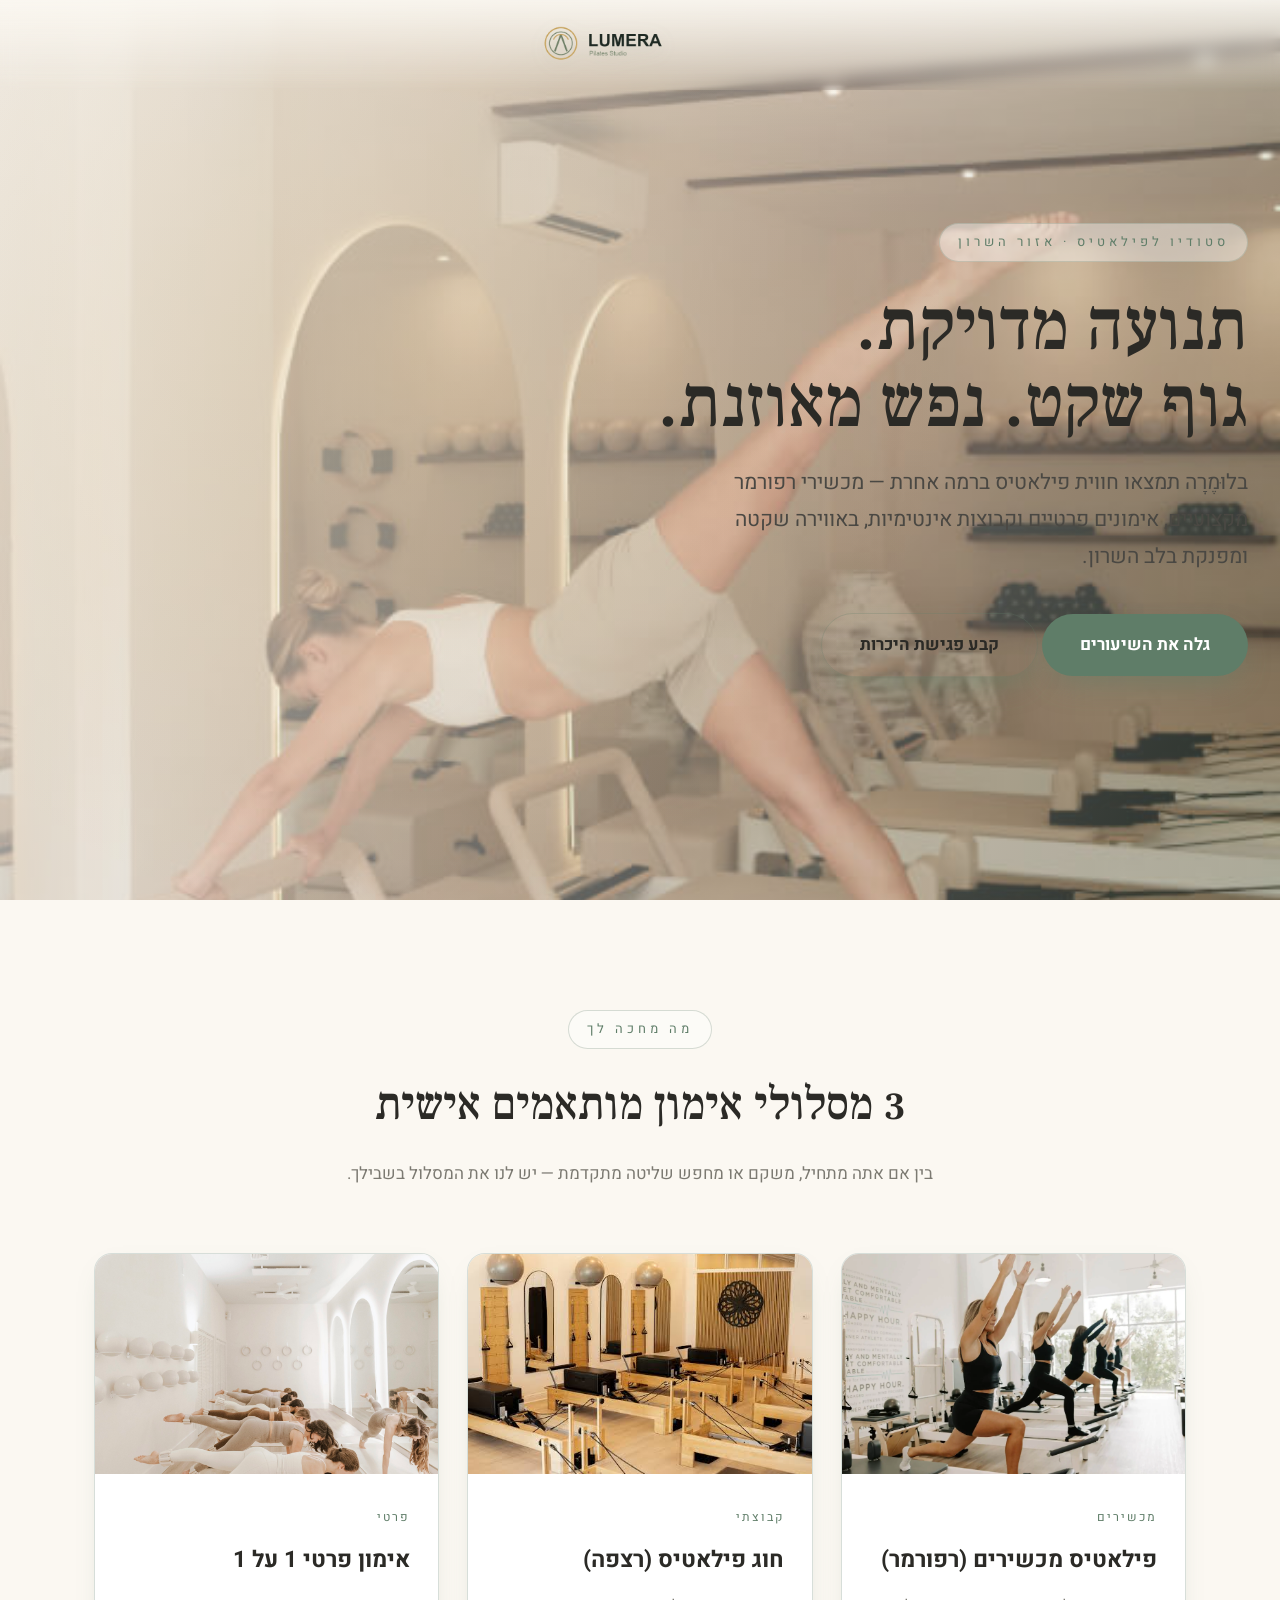
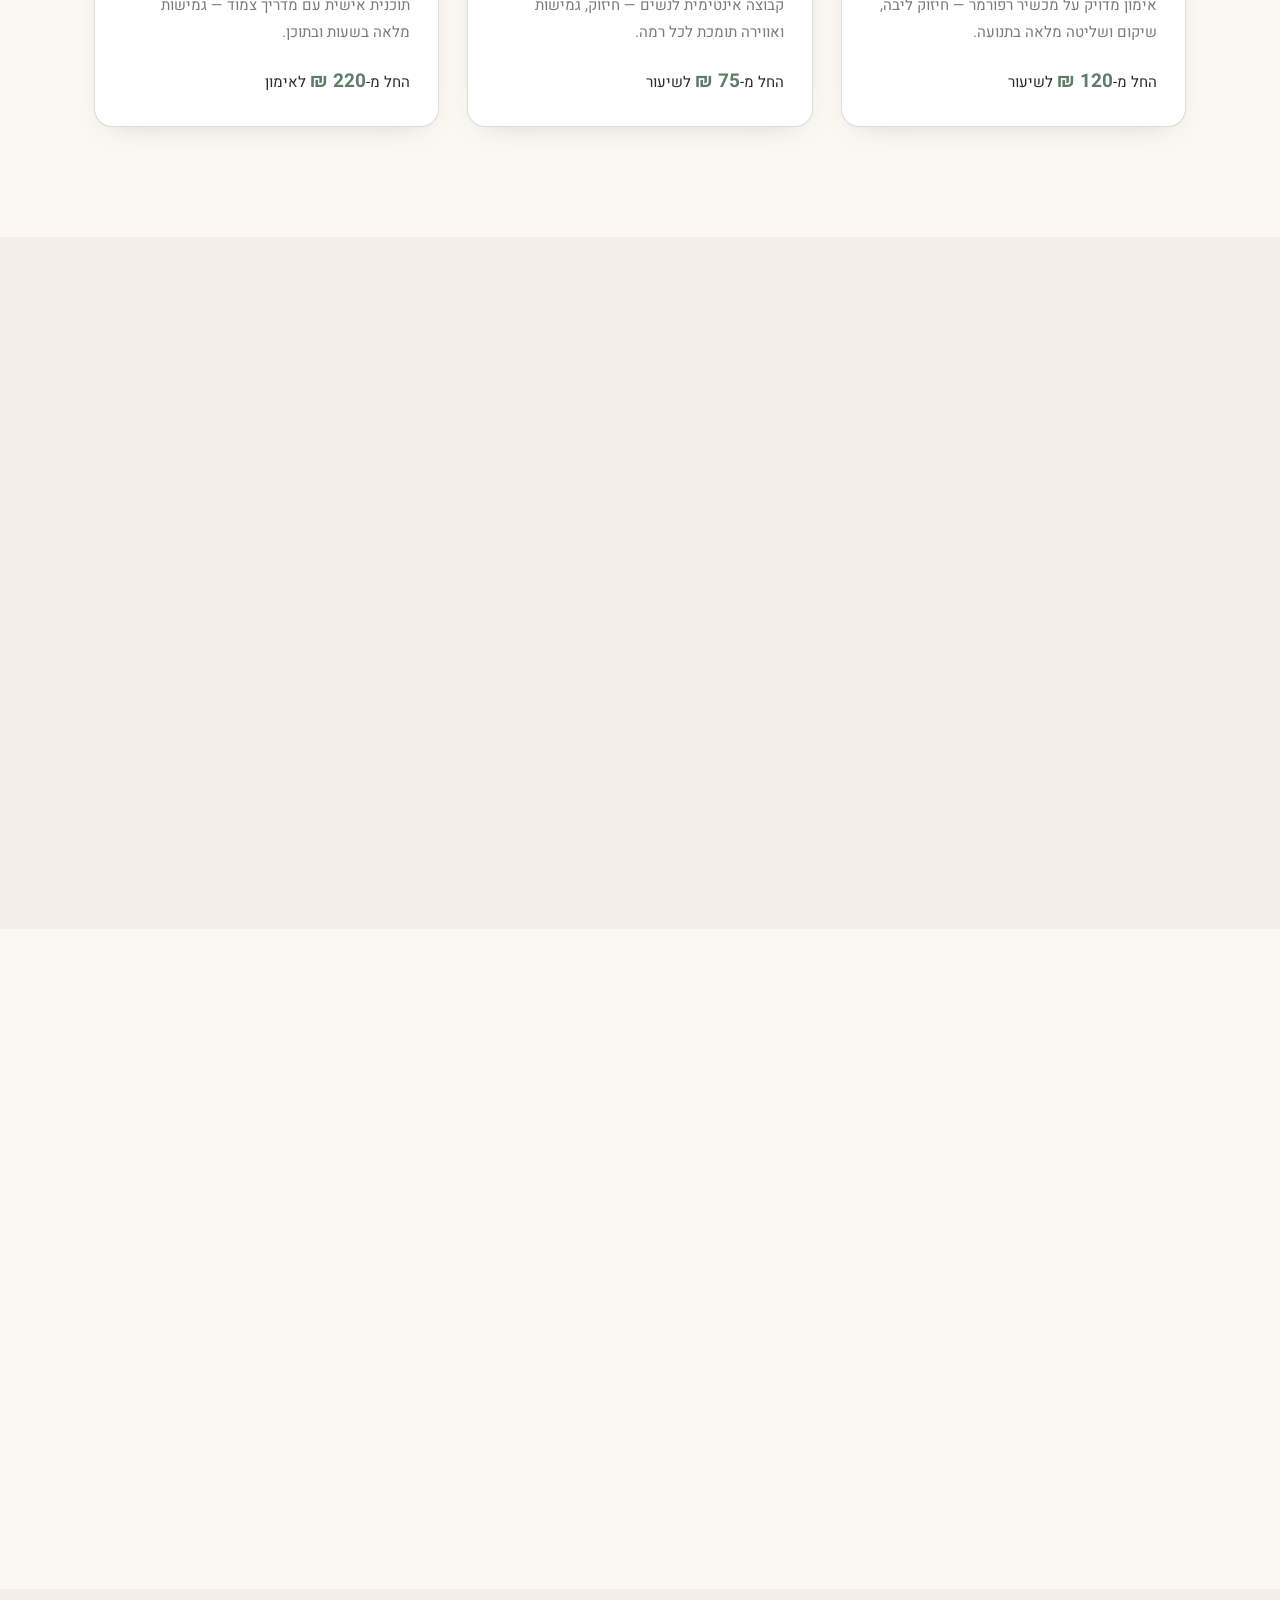
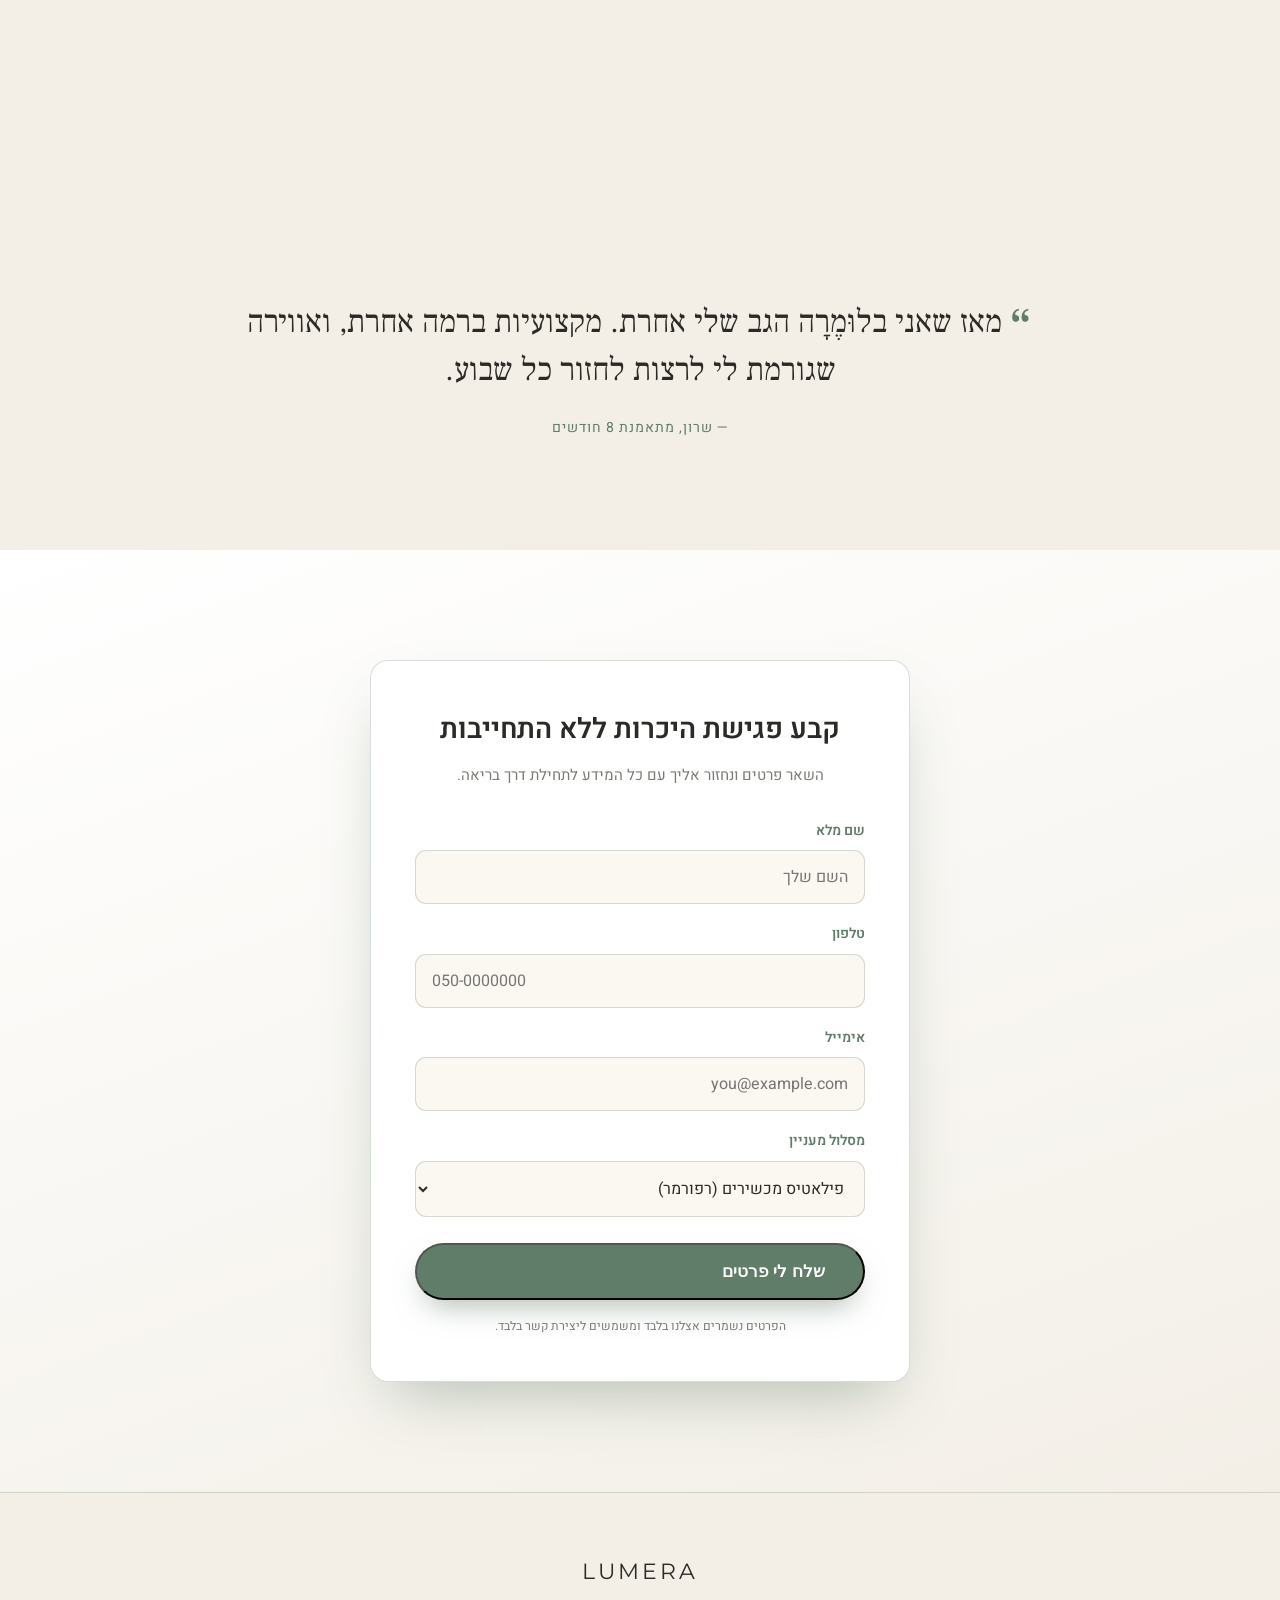
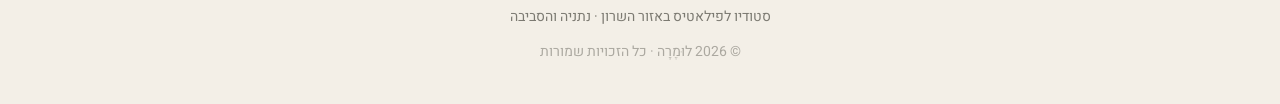
<file: index.html>
<!DOCTYPE html>
<html lang="he" dir="rtl">
<head>
<meta charset="UTF-8">
<meta name="viewport" content="width=device-width, initial-scale=1.0">
<title>לוּמֶרָה · סטודיו לפילאטיס יוקרתי באזור השרון</title>
<link rel="preconnect" href="https://fonts.googleapis.com">
<link href="https://fonts.googleapis.com/css2?family=Heebo:wght@300;400;600;700;800&family=Frank+Ruhl+Libre:wght@400;500;600&family=Montserrat:wght@200;300;600&display=swap" rel="stylesheet">
<link rel="stylesheet" href="assets/css/style.css">
<div id="loader"><div class="mark">LUMERA</div></div>
<!-- Google tag (gtag.js) -->
<script async src="https://www.googletagmanager.com/gtag/js?id=AW-18101301732"></script>
<script>
  window.dataLayer = window.dataLayer || [];
  function gtag(){dataLayer.push(arguments);}
  gtag('js', new Date());

  gtag('config', 'AW-18101301732');
</script>
</head>
<body>

<div class="brand-header" aria-label="LUMERA">
  <a href="#home" aria-label="LUMERA">
    <img class="brand-logo" src="assets/lumera-logo-landscape-transparent.png" alt="LUMERA — סטודיו לפילאטיס">
  </a>
</div>

<header class="hero" id="home">
  <img src="assets/img/user/user-5.jpg" alt="סטודיו פילאטיס יוקרתי">
  <div class="hero-inner">
    <span class="eyebrow reveal">סטודיו לפילאטיס · אזור השרון</span>
    <h1 class="reveal d1">תנועה מדויקת.<br>גוף שקט. נפש מאוזנת.</h1>
    <p class="reveal d2">בלוּמֶרָה תמצאו חווית פילאטיס ברמה אחרת — מכשירי רפורמר מקצועיים, אימונים פרטיים וקבוצות אינטימיות, באווירה שקטה ומפנקת בלב השרון.</p>
    <div class="reveal d3">
      <a href="#services" class="cta">גלה את השיעורים</a>
      <a href="#contact" class="cta ghost">קבע פגישת היכרות</a>
    </div>
  </div>
</header>

<section id="services">
  <div class="wrap">
    <div class="sec-head">
      <span class="eyebrow reveal">מה מחכה לך</span>
      <h2 class="reveal d1">3 מסלולי אימון מותאמים אישית</h2>
      <p class="reveal d2">בין אם אתה מתחיל, משקם או מחפש שליטה מתקדמת — יש לנו את המסלול בשבילך.</p>
    </div>
    <div class="grid3">
      <a href="product1.html" class="card reveal d1">
        <img src="assets/img/user/user-2.webp" alt="פילאטיס מכשירים רפורמר">
        <div class="card-body">
          <span class="tag">מכשירים</span>
          <h3>פילאטיס מכשירים (רפורמר)</h3>
          <p>אימון מדויק על מכשיר רפורמר — חיזוק ליבה, שיקום ושליטה מלאה בתנועה.</p>
          <div class="price">החל מ-<b>120 ₪</b> לשיעור</div>
        </div>
      </a>
      <a href="product2.html" class="card reveal d2">
        <img src="assets/img/user/user-1.jpg" alt="חוג פילאטיס קבוצתי">
        <div class="card-body">
          <span class="tag">קבוצתי</span>
          <h3>חוג פילאטיס (רצפה)</h3>
          <p>קבוצה אינטימית לנשים — חיזוק, גמישות ואווירה תומכת לכל רמה.</p>
          <div class="price">החל מ-<b>75 ₪</b> לשיעור</div>
        </div>
      </a>
      <a href="product3.html" class="card reveal d3">
        <img src="assets/img/user/user-4.jpg" alt="אימון פילאטיס פרטי">
        <div class="card-body">
          <span class="tag">פרטי</span>
          <h3>אימון פרטי 1 על 1</h3>
          <p>תוכנית אישית עם מדריך צמוד — גמישות מלאה בשעות ובתוכן.</p>
          <div class="price">החל מ-<b>220 ₪</b> לאימון</div>
        </div>
      </a>
    </div>
  </div>
</section>

<section id="about" style="background:var(--charcoal)">
  <div class="wrap">
    <div class="sec-head">
      <span class="eyebrow reveal">הסטודיו שלנו</span>
      <h2 class="reveal d1">למה לוּמֶרָה?</h2>
    </div>
    <div class="features">
      <div class="feature reveal d1"><div class="ic">◇</div><div><h4>מכשירי רפורמר מקצועיים</h4><p>ציוד פילאטיס מהשורה הראשונה לתוצאות מדויקות ובטוחות.</p></div></div>
      <div class="feature reveal d2"><div class="ic">◇</div><div><h4>קבוצות אינטימיות</h4><p>עד 8 מתאמנים בקבוצה — תשומת לב אישית לכל אחד.</p></div></div>
      <div class="feature reveal d1"><div class="ic">◇</div><div><h4>התאמה אישית</h4><p>כל תוכנית נבנית לפי המטרות, הרמה והמגבלות שלך.</p></div></div>
      <div class="feature reveal d2"><div class="ic">◇</div><div><h4>אווירה שקטה ומפנקת</h4><p>סטודיו מואר, נעים ומרגיע באזור השרון — מקום לנשום בו.</p></div></div>
    </div>
  </div>
</section>

<section id="gallery">
  <div class="wrap">
    <div class="sec-head">
      <span class="eyebrow reveal">ויזואל</span>
      <h2 class="reveal d1">החלל שבונים בו גוף חזק</h2>
    </div>
    <div class="gallery">
      <img class="reveal d1" src="assets/img/user/user-3.jpg" alt="פילאטיס בסטודיו">
      <img class="reveal d2" src="assets/img/user/user-2.webp" alt="אימון רפורמר">
      <img class="reveal d3" src="assets/img/user/user-1.jpg" alt="תרגול קבוצתי">
      <img class="reveal" src="assets/img/user/user-5.jpg" alt="פרטים מהסטודיו">
    </div>
  </div>
</section>

<section style="background:var(--charcoal)">
  <div class="wrap">
    <div class="sec-head">
      <span class="eyebrow reveal">מה אומרים עלינו</span>
      <h2 class="reveal d1">ההרגשה מדברת בעד עצמה</h2>
    </div>
    <div class="quote reveal d1">
      <blockquote>מאז שאני בלוּמֶרָה הגב שלי אחרת. מקצועיות ברמה אחרת, ואווירה שגורמת לי לרצות לחזור כל שבוע.</blockquote>
      <div class="who">— שרון, מתאמנת 8 חודשים</div>
    </div>
  </div>
</section>

<section id="contact" class="form-sec">
  <div class="wrap">
    <div class="form-card">
      <h3>קבע פגישת היכרות ללא התחייבות</h3>
      <p class="sub">השאר פרטים ונחזור אליך עם כל המידע לתחילת דרך בריאה.</p>
      <form onsubmit="track(event)">
        <div class="field"><label>שם מלא</label><input type="text" required placeholder="השם שלך"></div>
        <div class="field"><label>טלפון</label><input type="tel" required placeholder="050-0000000"></div>
        <div class="field"><label>אימייל</label><input type="email" required placeholder="you@example.com"></div>
        <div class="field"><label>מסלול מעניין</label>
          <select>
            <option>פילאטיס מכשירים (רפורמר)</option>
            <option>חוג פילאטיס קבוצתי</option>
            <option>אימון פרטי 1 על 1</option>
            <option>עדיין מתלבט</option>
          </select>
        </div>
        <button type="submit" class="cta">שלח לי פרטים</button>
        <p class="fine">הפרטים נשמרים אצלנו בלבד ומשמשים ליצירת קשר בלבד.</p>
      </form>
    </div>
  </div>
</section>

<footer>
  <div class="logo">LUMERA</div>
  <p>סטודיו לפילאטיס באזור השרון · נתניה והסביבה</p>
  <p style="margin-top:10px;opacity:.6">© 2026 לוּמֶרָה · כל הזכויות שמורות</p>
</footer>

<script>
  // hide loader
  window.addEventListener('load',()=>{setTimeout(()=>document.getElementById('loader').classList.add('hide'),600);});
  // nav solid on scroll
  window.addEventListener('scroll',()=>{document.querySelector('.brand-header').classList.toggle('solid',window.scrollY>60);});
  // reveal on view
  const io=new IntersectionObserver(es=>es.forEach(e=>{if(e.isIntersecting)e.target.classList.add('in');}),{threshold:.15});
  document.querySelectorAll('.reveal').forEach(el=>io.observe(el));
  // conversion tracking placeholder
  function track(e){
    e.preventDefault();
    // Conversion event will be added here after Google Ads provides the conversion label.
    window.location.href='thank-you.html';
  }
</script>
</body>
</html>
</file>
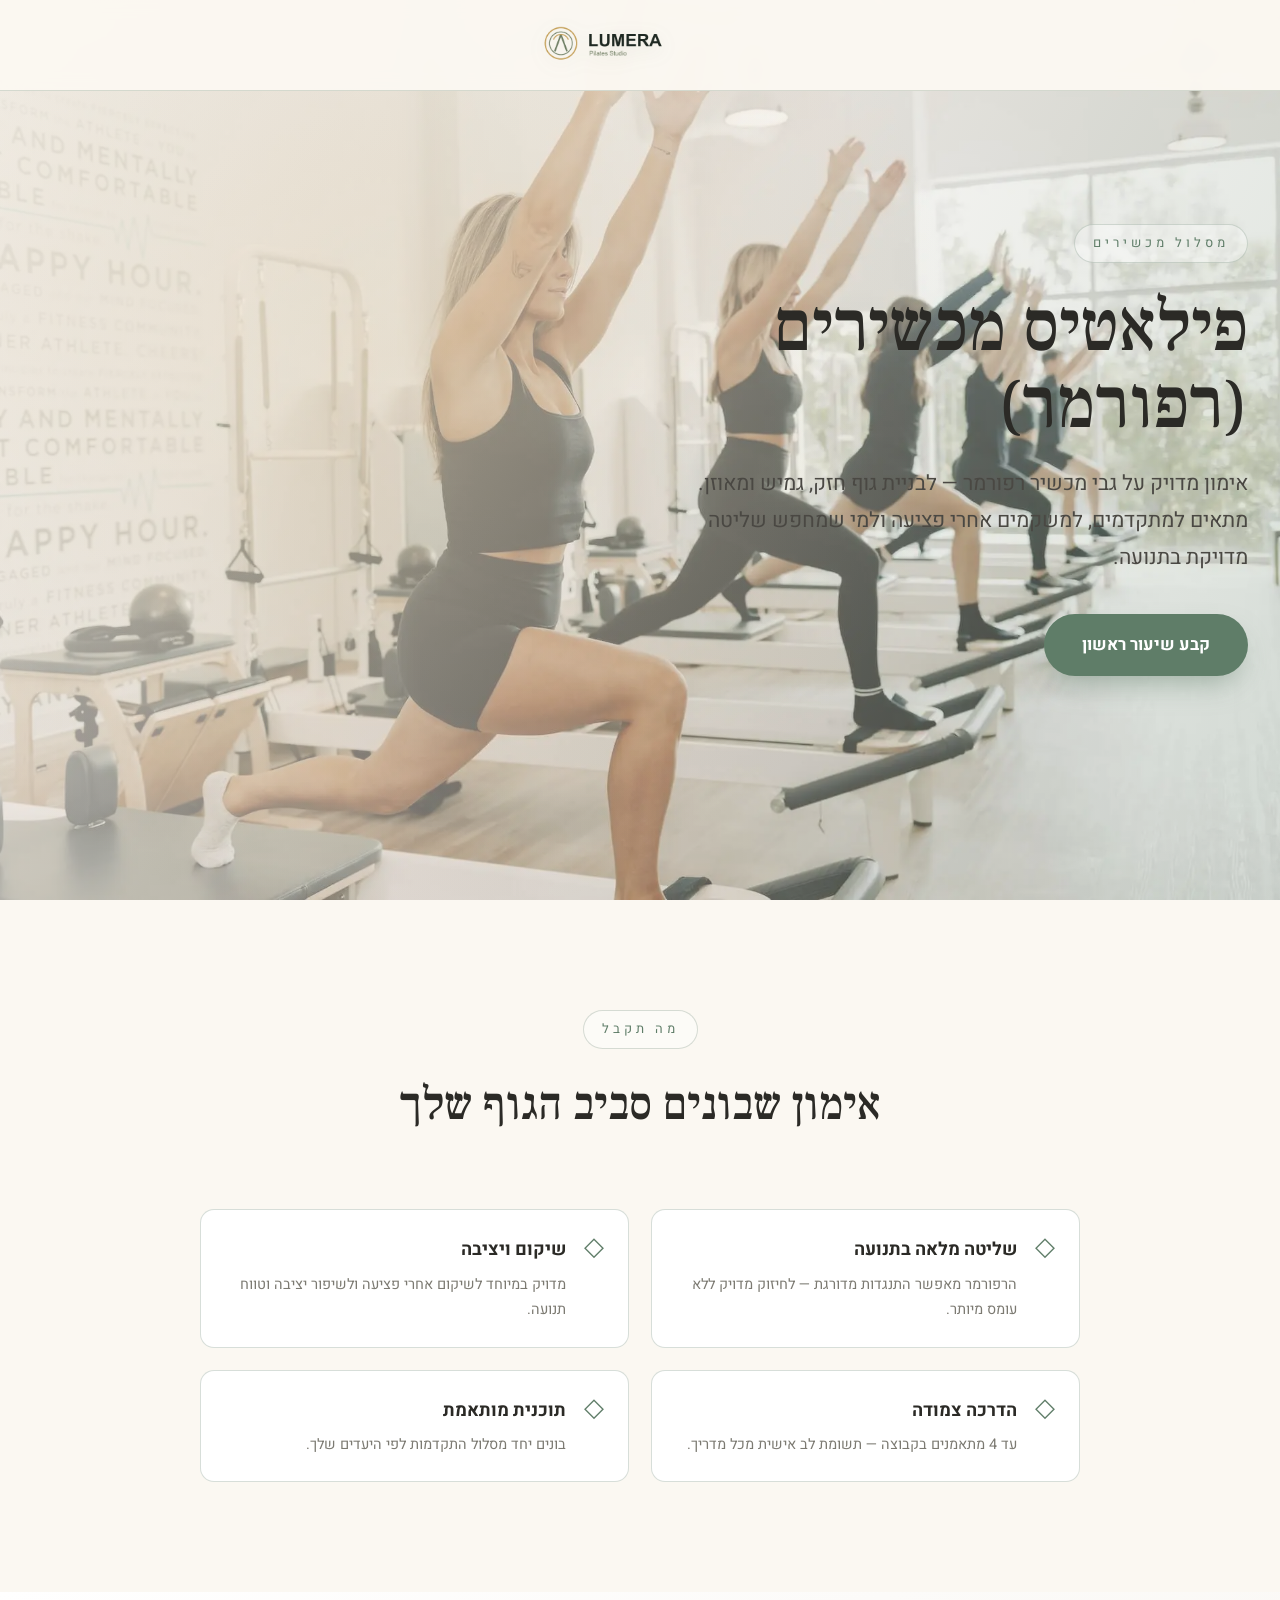
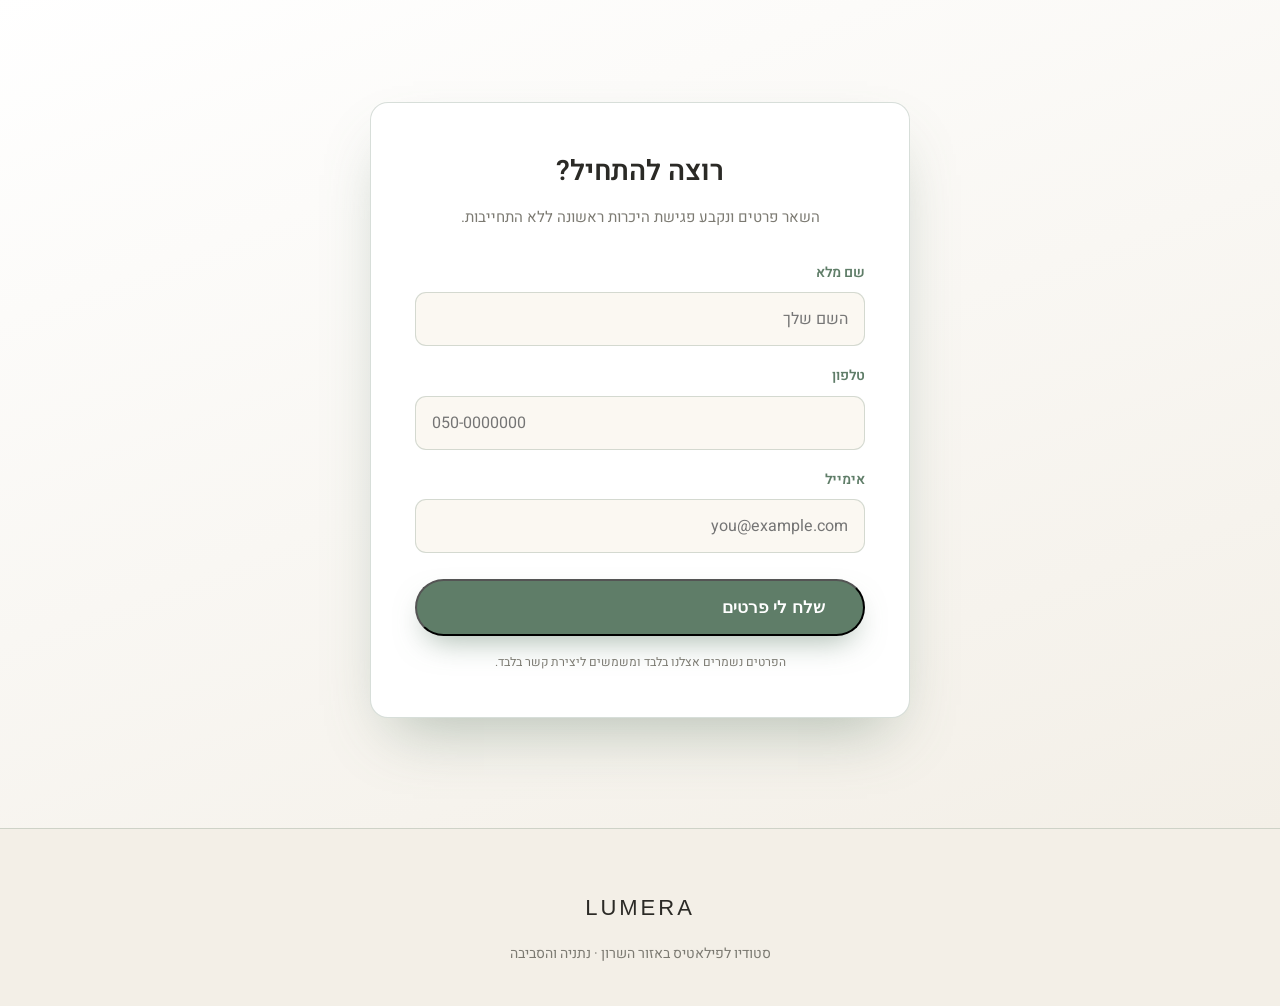
<file: product1.html>
<!DOCTYPE html>
<html lang="he" dir="rtl">
<head>
<meta charset="UTF-8">
<meta name="viewport" content="width=device-width, initial-scale=1.0">
<title>פילאטיס מכשירים (רפורמר) | לוּמֶרָה</title>
<link rel="preconnect" href="https://fonts.googleapis.com">
<link href="https://fonts.googleapis.com/css2?family=Heebo:wght@300;400;600;700;800&family=Frank+Ruhl+Libre:wght@400;500;600&display=swap" rel="stylesheet">
<link rel="stylesheet" href="assets/css/style.css">
<!-- Google tag (gtag.js) -->
<script async src="https://www.googletagmanager.com/gtag/js?id=AW-18101301732"></script>
<script>
  window.dataLayer = window.dataLayer || [];
  function gtag(){dataLayer.push(arguments);}
  gtag('js', new Date());

  gtag('config', 'AW-18101301732');
</script>
</head>
<body>
<div class="brand-header solid" aria-label="LUMERA"><a href="index.html" aria-label="LUMERA"><img class="brand-logo" src="assets/lumera-logo-landscape-transparent.png" alt="LUMERA — סטודיו לפילאטיס"></a></div>

<header class="hero">
  <img src="assets/img/user/user-2.webp" alt="פילאטיס רפורמר">
  <div class="hero-inner">
    <span class="eyebrow reveal">מסלול מכשירים</span>
    <h1 class="reveal d1">פילאטיס מכשירים (רפורמר)</h1>
    <p class="reveal d2">אימון מדויק על גבי מכשיר רפורמר — לבניית גוף חזק, גמיש ומאוזן. מתאים למתקדמים, למשקמים אחרי פציעה ולמי שמחפש שליטה מדויקת בתנועה.</p>
    <a href="#book" class="cta reveal d3">קבע שיעור ראשון</a>
  </div>
</header>

<section>
  <div class="wrap">
    <div class="sec-head"><span class="eyebrow reveal">מה תקבל</span><h2 class="reveal d1">אימון שבונים סביב הגוף שלך</h2></div>
    <div class="features">
      <div class="feature reveal d1"><div class="ic">◇</div><div><h4>שליטה מלאה בתנועה</h4><p>הרפורמר מאפשר התנגדות מדורגת — לחיזוק מדויק ללא עומס מיותר.</p></div></div>
      <div class="feature reveal d2"><div class="ic">◇</div><div><h4>שיקום ויציבה</h4><p>מדויק במיוחד לשיקום אחרי פציעה ולשיפור יציבה וטווח תנועה.</p></div></div>
      <div class="feature reveal d1"><div class="ic">◇</div><div><h4>הדרכה צמודה</h4><p>עד 4 מתאמנים בקבוצה — תשומת לב אישית מכל מדריך.</p></div></div>
      <div class="feature reveal d2"><div class="ic">◇</div><div><h4>תוכנית מותאמת</h4><p>בונים יחד מסלול התקדמות לפי היעדים שלך.</p></div></div>
    </div>
  </div>
</section>

<section id="book" class="form-sec">
  <div class="wrap">
    <div class="form-card">
      <h3>רוצה להתחיל?</h3>
      <p class="sub">השאר פרטים ונקבע פגישת היכרות ראשונה ללא התחייבות.</p>
      <form onsubmit="track(event)">
        <div class="field"><label>שם מלא</label><input type="text" required placeholder="השם שלך"></div>
        <div class="field"><label>טלפון</label><input type="tel" required placeholder="050-0000000"></div>
        <div class="field"><label>אימייל</label><input type="email" required placeholder="you@example.com"></div>
        <button type="submit" class="cta">שלח לי פרטים</button>
        <p class="fine">הפרטים נשמרים אצלנו בלבד ומשמשים ליצירת קשר בלבד.</p>
      </form>
    </div>
  </div>
</section>

<footer><div class="logo">LUMERA</div><p>סטודיו לפילאטיס באזור השרון · נתניה והסביבה</p></footer>

<script>
  const io=new IntersectionObserver(es=>es.forEach(e=>{if(e.isIntersecting)e.target.classList.add('in');}),{threshold:.15});
  document.querySelectorAll('.reveal').forEach(el=>io.observe(el));
  function track(e){
    e.preventDefault();
    // Conversion event will be added here after Google Ads provides the conversion label.
    window.location.href='thank-you.html';
  }
</script>
</body>
</html>
</file>
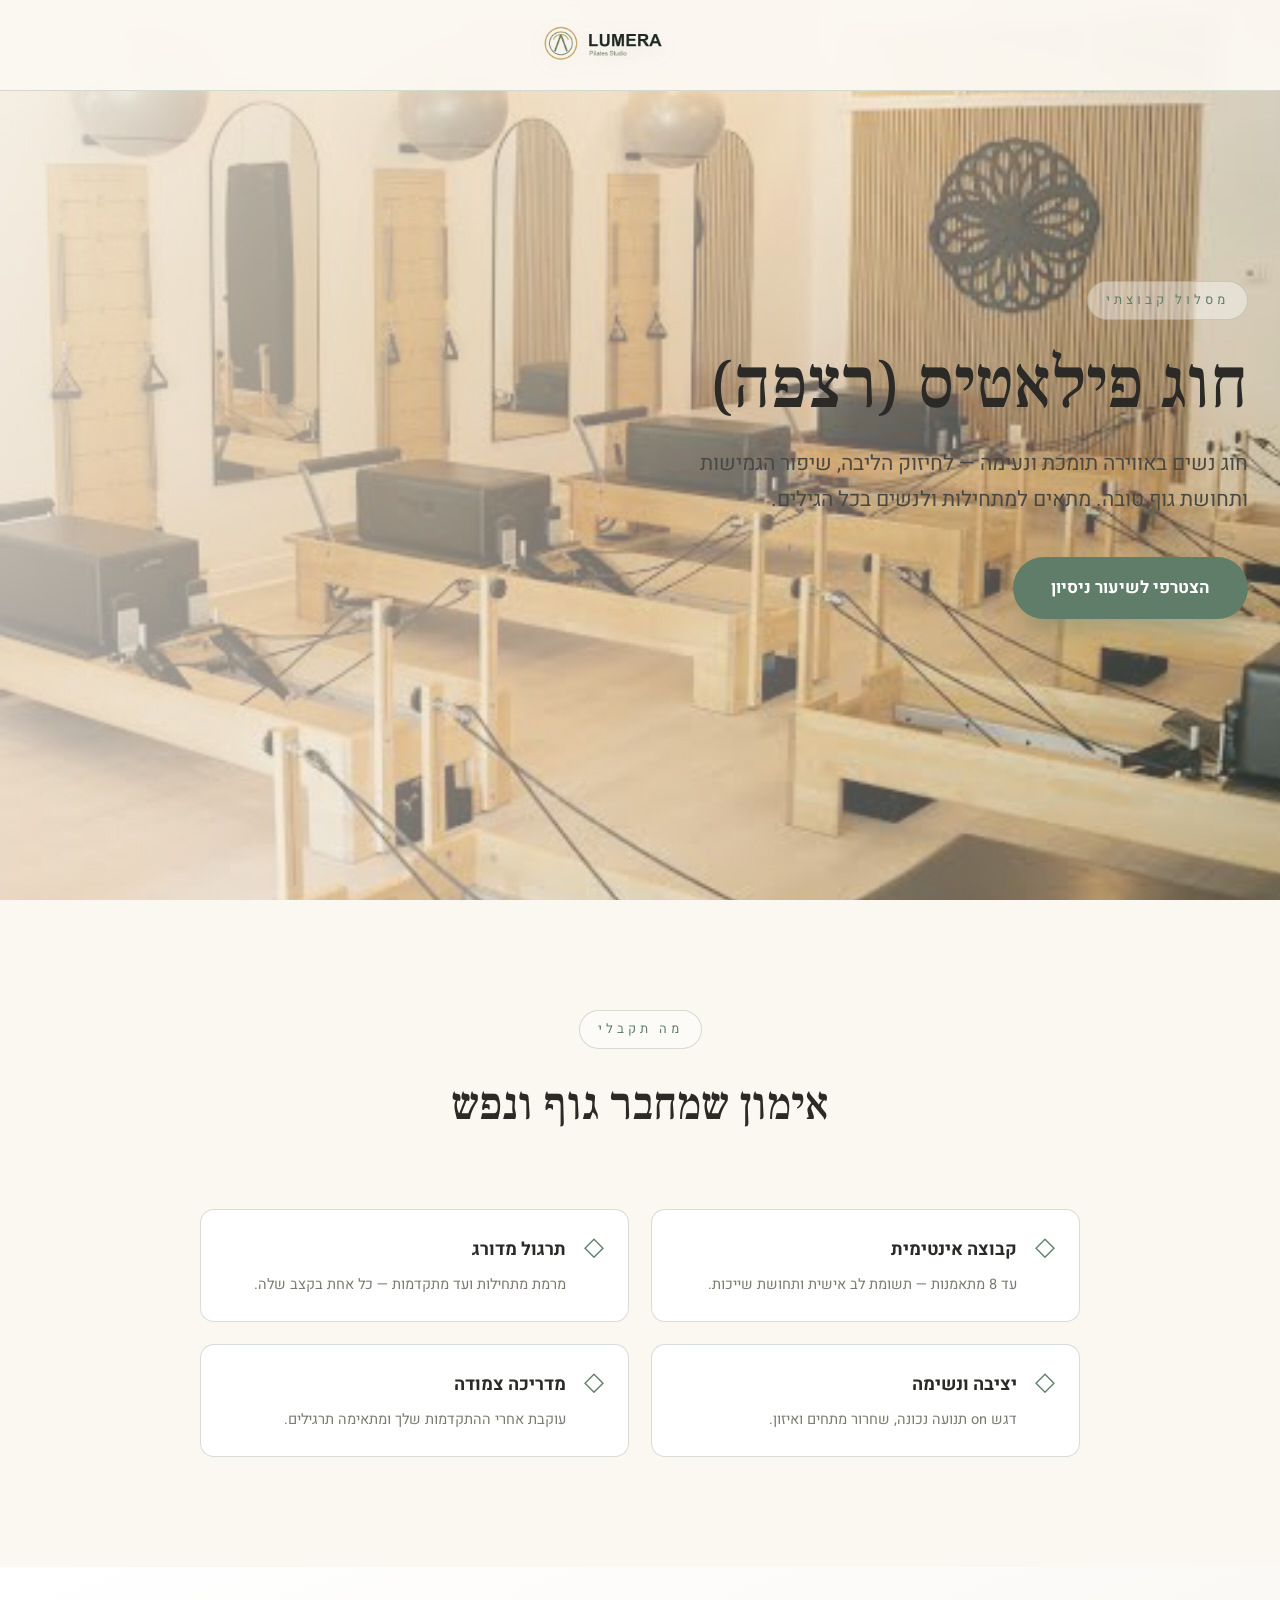
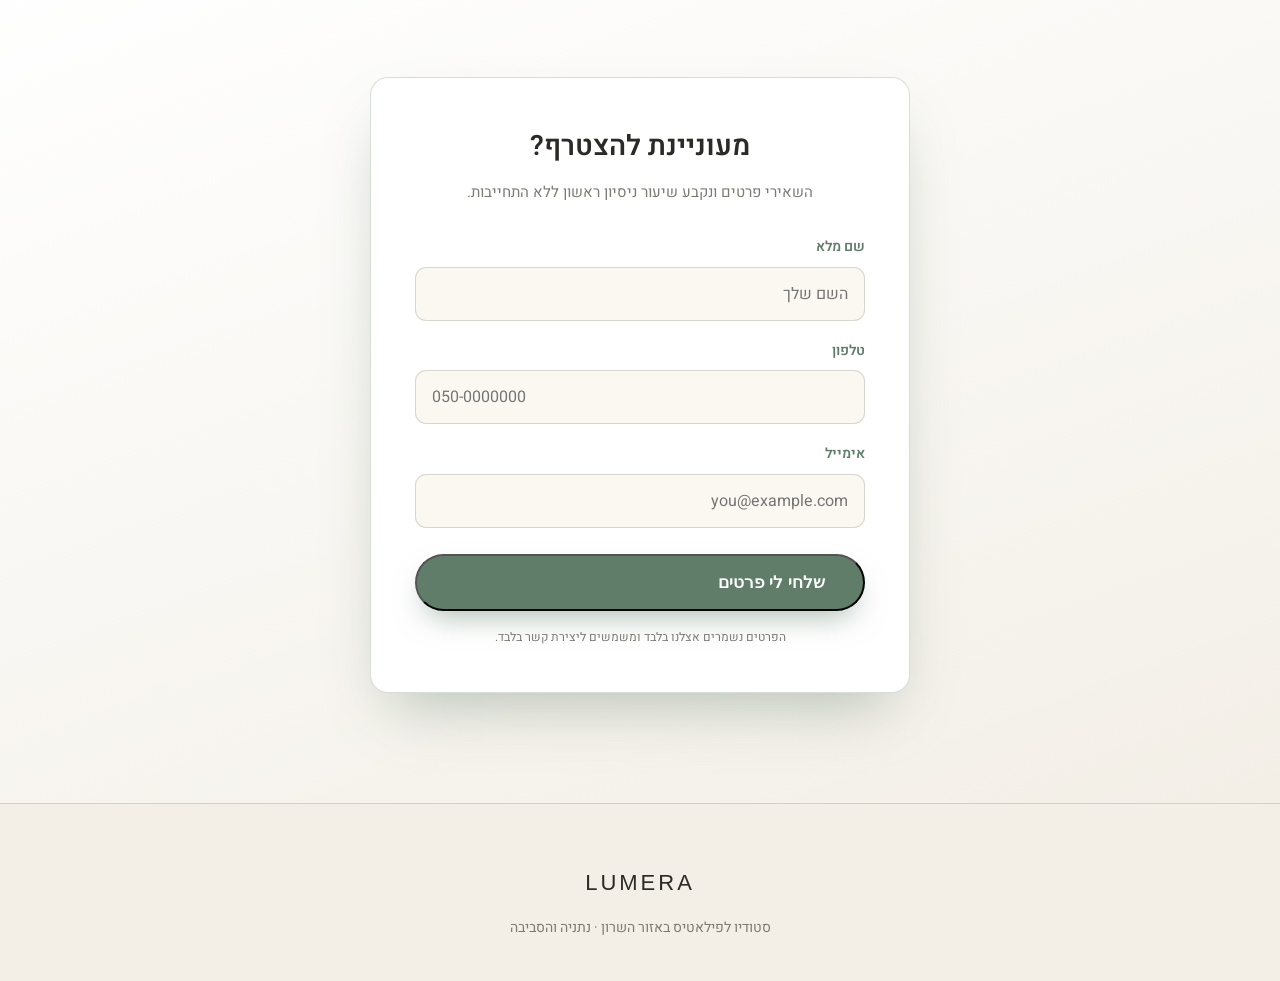
<file: product2.html>
<!DOCTYPE html>
<html lang="he" dir="rtl">
<head>
<meta charset="UTF-8">
<meta name="viewport" content="width=device-width, initial-scale=1.0">
<title>חוג פילאטיס קבוצתי (רצפה) | לוּמֶרָה</title>
<link rel="preconnect" href="https://fonts.googleapis.com">
<link href="https://fonts.googleapis.com/css2?family=Heebo:wght@300;400;600;700;800&family=Frank+Ruhl+Libre:wght@400;500;600&display=swap" rel="stylesheet">
<link rel="stylesheet" href="assets/css/style.css">
<!-- Google tag (gtag.js) -->
<script async src="https://www.googletagmanager.com/gtag/js?id=AW-18101301732"></script>
<script>
  window.dataLayer = window.dataLayer || [];
  function gtag(){dataLayer.push(arguments);}
  gtag('js', new Date());

  gtag('config', 'AW-18101301732');
</script>
</head>
<body>
<div class="brand-header solid" aria-label="LUMERA"><a href="index.html" aria-label="LUMERA"><img class="brand-logo" src="assets/lumera-logo-landscape-transparent.png" alt="LUMERA — סטודיו לפילאטיס"></a></div>

<header class="hero">
  <img src="assets/img/user/user-1.jpg" alt="חוג פילאטיס קבוצתי">
  <div class="hero-inner">
    <span class="eyebrow reveal">מסלול קבוצתי</span>
    <h1 class="reveal d1">חוג פילאטיס (רצפה)</h1>
    <p class="reveal d2">חוג נשים באווירה תומכת ונעימה — לחיזוק הליבה, שיפור הגמישות ותחושת גוף טובה. מתאים למתחילות ולנשים בכל הגילים.</p>
    <a href="#book" class="cta reveal d3">הצטרפי לשיעור ניסיון</a>
  </div>
</header>

<section>
  <div class="wrap">
    <div class="sec-head"><span class="eyebrow reveal">מה תקבלי</span><h2 class="reveal d1">אימון שמחבר גוף ונפש</h2></div>
    <div class="features">
      <div class="feature reveal d1"><div class="ic">◇</div><div><h4>קבוצה אינטימית</h4><p>עד 8 מתאמנות — תשומת לב אישית ותחושת שייכות.</p></div></div>
      <div class="feature reveal d2"><div class="ic">◇</div><div><h4>תרגול מדורג</h4><p>מרמת מתחילות ועד מתקדמות — כל אחת בקצב שלה.</p></div></div>
      <div class="feature reveal d1"><div class="ic">◇</div><div><h4>יציבה ונשימה</h4><p>דגש on תנועה נכונה, שחרור מתחים ואיזון.</p></div></div>
      <div class="feature reveal d2"><div class="ic">◇</div><div><h4>מדריכה צמודה</h4><p>עוקבת אחרי ההתקדמות שלך ומתאימה תרגילים.</p></div></div>
    </div>
  </div>
</section>

<section id="book" class="form-sec">
  <div class="wrap">
    <div class="form-card">
      <h3>מעוניינת להצטרף?</h3>
      <p class="sub">השאירי פרטים ונקבע שיעור ניסיון ראשון ללא התחייבות.</p>
      <form onsubmit="track(event)">
        <div class="field"><label>שם מלא</label><input type="text" required placeholder="השם שלך"></div>
        <div class="field"><label>טלפון</label><input type="tel" required placeholder="050-0000000"></div>
        <div class="field"><label>אימייל</label><input type="email" required placeholder="you@example.com"></div>
        <button type="submit" class="cta">שלחי לי פרטים</button>
        <p class="fine">הפרטים נשמרים אצלנו בלבד ומשמשים ליצירת קשר בלבד.</p>
      </form>
    </div>
  </div>
</section>

<footer><div class="logo">LUMERA</div><p>סטודיו לפילאטיס באזור השרון · נתניה והסביבה</p></footer>

<script>
  const io=new IntersectionObserver(es=>es.forEach(e=>{if(e.isIntersecting)e.target.classList.add('in');}),{threshold:.15});
  document.querySelectorAll('.reveal').forEach(el=>io.observe(el));
  function track(e){
    e.preventDefault();
    // Conversion event will be added here after Google Ads provides the conversion label.
    window.location.href='thank-you.html';
  }
</script>
</body>
</html>
</file>
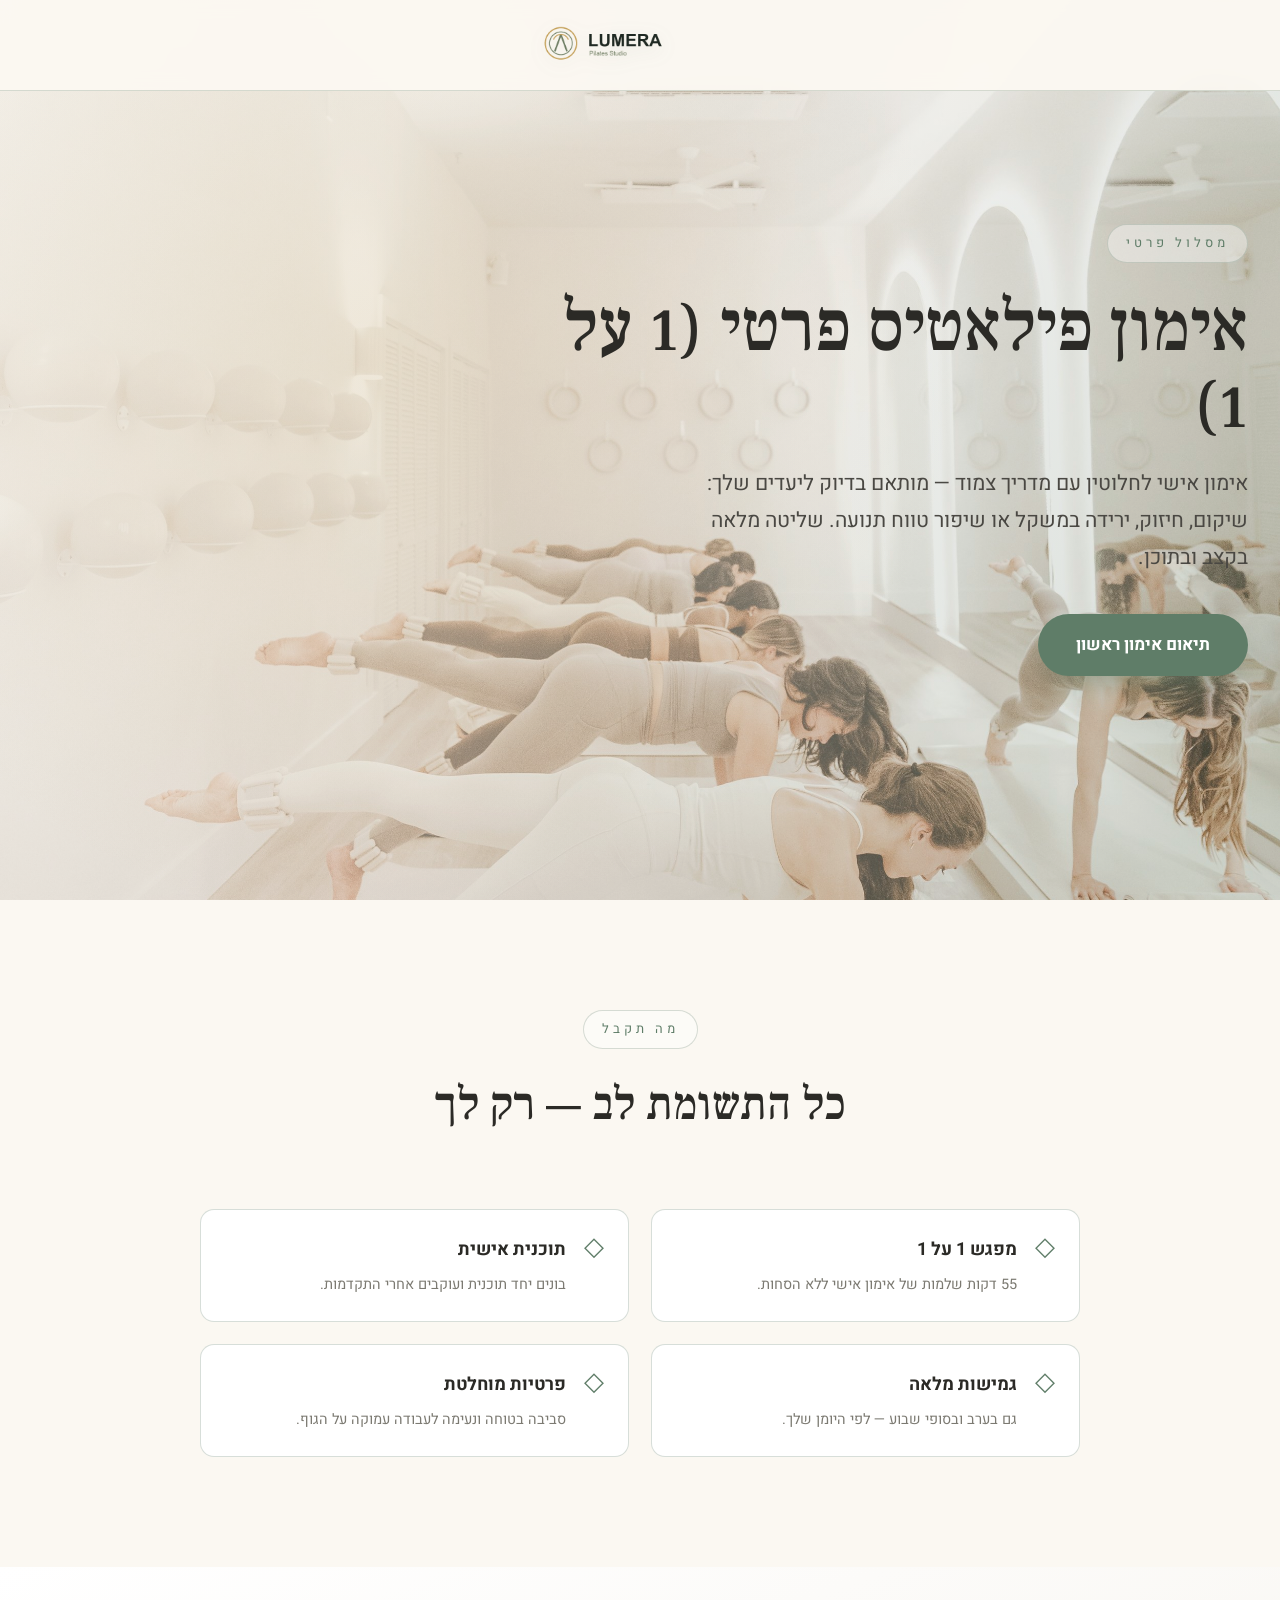
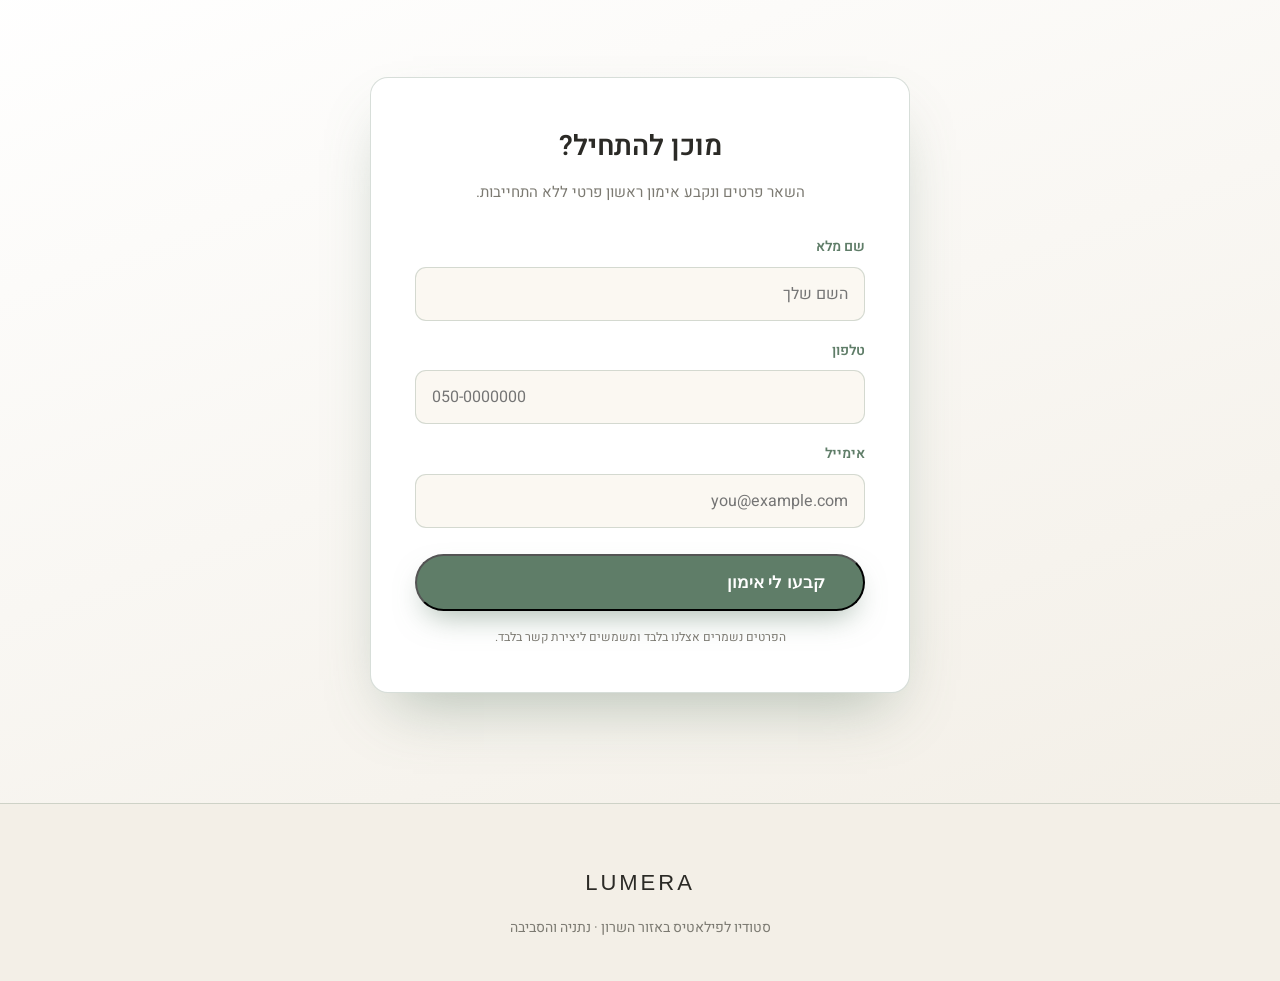
<file: product3.html>
<!DOCTYPE html>
<html lang="he" dir="rtl">
<head>
<meta charset="UTF-8">
<meta name="viewport" content="width=device-width, initial-scale=1.0">
<title>אימון פילאטיס פרטי (1 על 1) | לוּמֶרָה</title>
<link rel="preconnect" href="https://fonts.googleapis.com">
<link href="https://fonts.googleapis.com/css2?family=Heebo:wght@300;400;600;700;800&family=Frank+Ruhl+Libre:wght@400;500;600&display=swap" rel="stylesheet">
<link rel="stylesheet" href="assets/css/style.css">
<!-- Google tag (gtag.js) -->
<script async src="https://www.googletagmanager.com/gtag/js?id=AW-18101301732"></script>
<script>
  window.dataLayer = window.dataLayer || [];
  function gtag(){dataLayer.push(arguments);}
  gtag('js', new Date());

  gtag('config', 'AW-18101301732');
</script>
</head>
<body>
<div class="brand-header solid" aria-label="LUMERA"><a href="index.html" aria-label="LUMERA"><img class="brand-logo" src="assets/lumera-logo-landscape-transparent.png" alt="LUMERA — סטודיו לפילאטיס"></a></div>

<header class="hero">
  <img src="assets/img/user/user-4.jpg" alt="אימון פילאטיס פרטי">
  <div class="hero-inner">
    <span class="eyebrow reveal">מסלול פרטי</span>
    <h1 class="reveal d1">אימון פילאטיס פרטי (1 על 1)</h1>
    <p class="reveal d2">אימון אישי לחלוטין עם מדריך צמוד — מותאם בדיוק ליעדים שלך: שיקום, חיזוק, ירידה במשקל או שיפור טווח תנועה. שליטה מלאה בקצב ובתוכן.</p>
    <a href="#book" class="cta reveal d3">תיאום אימון ראשון</a>
  </div>
</header>

<section>
  <div class="wrap">
    <div class="sec-head"><span class="eyebrow reveal">מה תקבל</span><h2 class="reveal d1">כל התשומת לב — רק לך</h2></div>
    <div class="features">
      <div class="feature reveal d1"><div class="ic">◇</div><div><h4>מפגש 1 על 1</h4><p>55 דקות שלמות של אימון אישי ללא הסחות.</p></div></div>
      <div class="feature reveal d2"><div class="ic">◇</div><div><h4>תוכנית אישית</h4><p>בונים יחד תוכנית ועוקבים אחרי התקדמות.</p></div></div>
      <div class="feature reveal d1"><div class="ic">◇</div><div><h4>גמישות מלאה</h4><p>גם בערב ובסופי שבוע — לפי היומן שלך.</p></div></div>
      <div class="feature reveal d2"><div class="ic">◇</div><div><h4>פרטיות מוחלטת</h4><p>סביבה בטוחה ונעימה לעבודה עמוקה על הגוף.</p></div></div>
    </div>
  </div>
</section>

<section id="book" class="form-sec">
  <div class="wrap">
    <div class="form-card">
      <h3>מוכן להתחיל?</h3>
      <p class="sub">השאר פרטים ונקבע אימון ראשון פרטי ללא התחייבות.</p>
      <form onsubmit="track(event)">
        <div class="field"><label>שם מלא</label><input type="text" required placeholder="השם שלך"></div>
        <div class="field"><label>טלפון</label><input type="tel" required placeholder="050-0000000"></div>
        <div class="field"><label>אימייל</label><input type="email" required placeholder="you@example.com"></div>
        <button type="submit" class="cta">קבעו לי אימון</button>
        <p class="fine">הפרטים נשמרים אצלנו בלבד ומשמשים ליצירת קשר בלבד.</p>
      </form>
    </div>
  </div>
</section>

<footer><div class="logo">LUMERA</div><p>סטודיו לפילאטיס באזור השרון · נתניה והסביבה</p></footer>

<script>
  const io=new IntersectionObserver(es=>es.forEach(e=>{if(e.isIntersecting)e.target.classList.add('in');}),{threshold:.15});
  document.querySelectorAll('.reveal').forEach(el=>io.observe(el));
  function track(e){
    e.preventDefault();
    // Conversion event will be added here after Google Ads provides the conversion label.
    window.location.href='thank-you.html';
  }
</script>
</body>
</html>
</file>
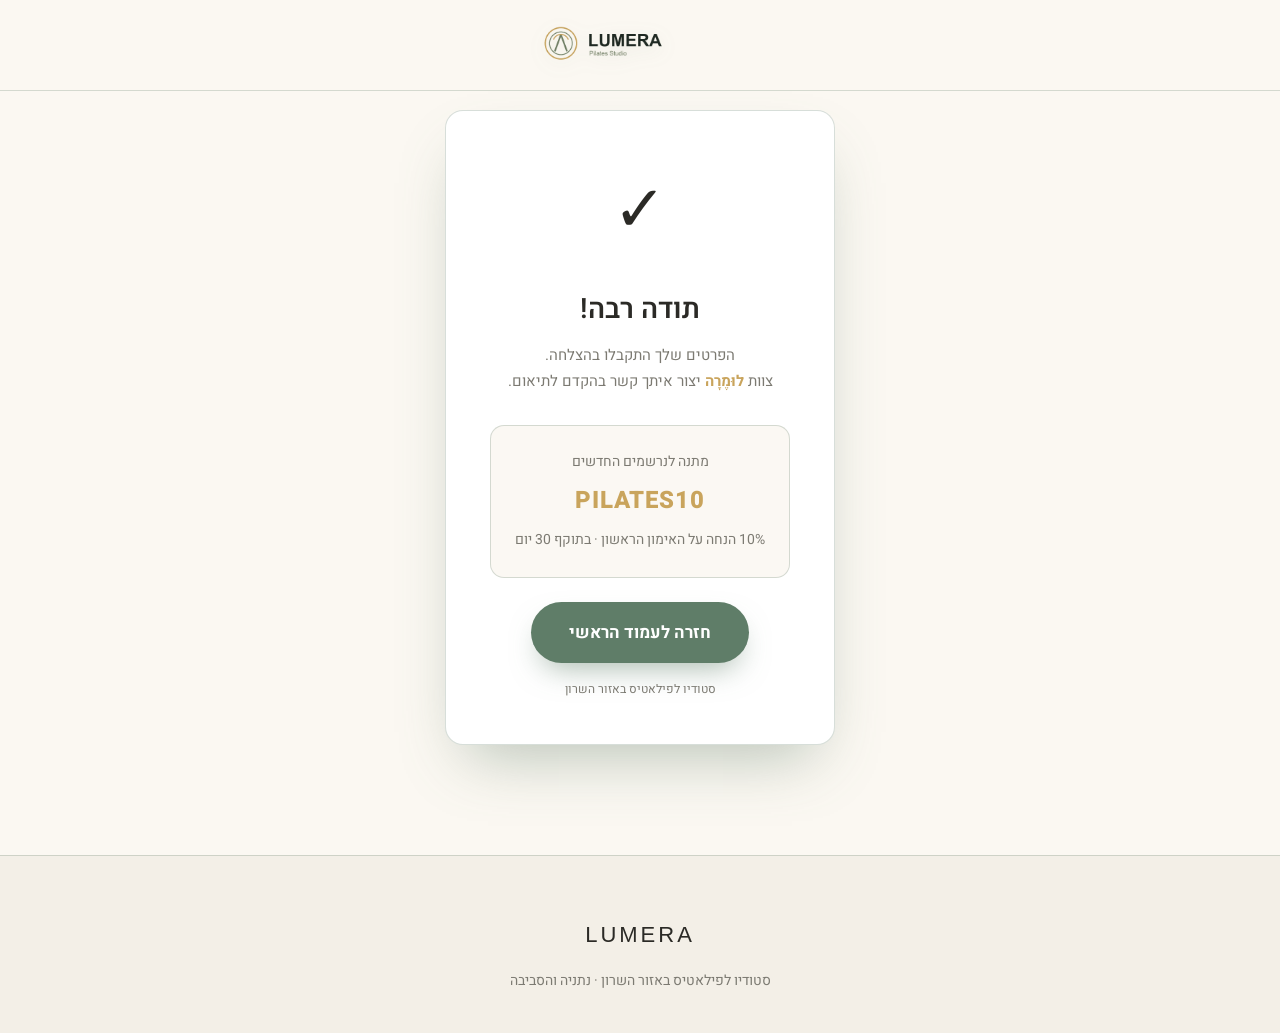
<file: thank-you.html>
<!DOCTYPE html>
<html lang="he" dir="rtl">
<head>
<meta charset="UTF-8">
<meta name="viewport" content="width=device-width, initial-scale=1.0">
<title>תודה! | לוּמֶרָה</title>
<link rel="preconnect" href="https://fonts.googleapis.com">
<link href="https://fonts.googleapis.com/css2?family=Heebo:wght@300;400;600;700;800&family=Frank+Ruhl+Libre:wght@400;500;600&display=swap" rel="stylesheet">
<link rel="stylesheet" href="assets/css/style.css">
<!-- Google tag (gtag.js) -->
<script async src="https://www.googletagmanager.com/gtag/js?id=AW-18101301732"></script>
<script>
  window.dataLayer = window.dataLayer || [];
  function gtag(){dataLayer.push(arguments);}
  gtag('js', new Date());

  gtag('config', 'AW-18101301732');
</script>
</head>
<body>
<div class="brand-header solid" aria-label="LUMERA"><a href="index.html" aria-label="LUMERA"><img class="brand-logo" src="assets/lumera-logo-landscape-transparent.png" alt="LUMERA — סטודיו לפילאטיס"></a></div>
<section style="min-height:80vh;display:flex;align-items:center">
  <div class="wrap">
    <div class="form-card" style="text-align:center">
      <div style="font-size:64px;margin-bottom:18px">✓</div>
      <h3>תודה רבה!</h3>
      <p class="sub">הפרטים שלך התקבלו בהצלחה.<br>צוות <b class="gold">לוּמֶרָה</b> יצור איתך קשר בהקדם לתיאום.</p>
      <div style="background:rgba(201,168,106,.08);border:1px solid var(--line);border-radius:14px;padding:24px;margin:24px 0">
        <p style="font-size:14px;color:var(--muted);margin-bottom:6px">מתנה לנרשמים החדשים</p>
        <div class="gold" style="font-size:24px;font-weight:800;letter-spacing:1px">PILATES10</div>
        <p style="font-size:14px;color:var(--muted);margin-top:6px">10% הנחה על האימון הראשון · בתוקף 30 יום</p>
      </div>
      <a href="index.html" class="cta">חזרה לעמוד הראשי</a>
      <p class="fine">סטודיו לפילאטיס באזור השרון</p>
    </div>
  </div>
</section>
<footer><div class="logo">LUMERA</div><p>סטודיו לפילאטיס באזור השרון · נתניה והסביבה</p></footer>

<!-- Event snippet for יצירת קשר conversion page -->
<script>
  gtag('event', 'conversion', {
      'send_to': 'AW-18101301732/7DiCCKiD0s4cEOTjr7dD',
      'value': 1.0,
      'currency': 'ILS'
  });
</script>
</body>
</html>
</file>
<file: assets/css/style.css>
:root{
  --ink:#2b2a26;
  --charcoal:#f3efe7;
  --cream:#fbf8f2;
  --sage:#8aa890;
  --sage-deep:#5f7d68;
  --gold:#c9a45c;
  --gold-light:#e2c585;
  --muted:#7c7a72;
  --line:rgba(95,125,104,.25);
  --shadow:0 30px 60px -22px rgba(95,125,104,.45);
  --r:18px;
  --serif:'Frank Ruhl Libre',Georgia,serif;
  --brand:'Montserrat',-apple-system,sans-serif;
}
*{margin:0;padding:0;box-sizing:border-box}
html{scroll-behavior:smooth}
body{
  font-family:'Heebo',-apple-system,'Segoe UI',sans-serif;
  background:var(--cream);color:var(--ink);
  line-height:1.75;direction:rtl;overflow-x:hidden;
  -webkit-font-smoothing:antialiased;
}
img{display:block;max-width:100%}
a{color:inherit;text-decoration:none}
.wrap{max-width:1140px;margin:0 auto;padding:0 24px}
.serif{font-family:var(--serif)}
.gold{color:var(--gold)}

/* ---------- LOADER ---------- */
#loader{position:fixed;inset:0;z-index:200;background:var(--cream);display:flex;align-items:center;justify-content:center;transition:opacity .6s ease}
#loader.hide{opacity:0;pointer-events:none}
#loader .mark{font-family:var(--brand);font-weight:300;font-size:38px;letter-spacing:10px;color:var(--sage-deep);
  opacity:0;animation:fadeIn 1s ease forwards, glow 2.4s ease-in-out infinite alternate}
@keyframes fadeIn{to{opacity:1}}
@keyframes glow{from{text-shadow:0 0 12px rgba(138,168,144,.25)}to{text-shadow:0 0 28px rgba(138,168,144,.55)}}

/* ---------- BRAND HEADER (no navigation menu) ---------- */
.brand-header{
  position:fixed;top:0;inset-inline:0;z-index:50;
  display:flex;align-items:center;justify-content:center;
  padding:18px 32px;transition:.4s;
  background:linear-gradient(180deg,rgba(251,248,242,.9),transparent);
  backdrop-filter:blur(8px);
}
.brand-header.solid{background:rgba(251,248,242,.96);border-bottom:1px solid var(--line)}
.brand-logo{display:block;width:min(220px,46vw);height:auto;max-height:54px;object-fit:contain;mix-blend-mode:multiply;filter:drop-shadow(0 5px 10px rgba(95,125,104,.12))}
.logo{font-family:var(--brand);font-weight:400;font-size:22px;letter-spacing:3px;text-transform:uppercase;color:var(--ink)}
.logo span{color:var(--sage-deep);font-weight:600}


/* ---------- HERO ---------- */
.hero{position:relative;min-height:100vh;display:flex;align-items:center;overflow:hidden}
.hero img{position:absolute;inset:0;width:100%;height:100%;object-fit:cover;filter:brightness(.95) saturate(1.02);transition:transform 12s ease}
.hero:hover img{transform:scale(1.05)}
.hero::after{content:"";position:absolute;inset:0;background:linear-gradient(120deg,rgba(251,248,242,.82) 0%,rgba(251,248,242,.45) 50%,rgba(138,168,144,.25) 100%)}
.hero::before{content:"";position:absolute;inset:0;z-index:1;background:radial-gradient(circle at 30% 40%,rgba(201,164,92,.16),transparent 55%);pointer-events:none}
.hero-inner{position:relative;z-index:2;padding:0 32px;max-width:760px}
.eyebrow{display:inline-block;letter-spacing:4px;font-size:13px;text-transform:uppercase;color:var(--sage-deep);border:1px solid var(--line);padding:7px 18px;border-radius:40px;margin-bottom:26px;background:rgba(255,255,255,.4)}
.hero h1{font-family:var(--serif);font-size:clamp(40px,6vw,72px);line-height:1.08;margin-bottom:22px;font-weight:500;color:var(--ink)}
.hero p{font-size:clamp(17px,2vw,21px);color:#4a4843;max-width:560px;margin-bottom:38px}
.cta{display:inline-flex;align-items:center;gap:10px;background:var(--sage-deep);color:#fff;font-weight:700;font-size:17px;padding:16px 38px;border-radius:50px;transition:.35s;box-shadow:0 14px 30px -10px rgba(95,125,104,.55)}
.cta:hover{background:var(--sage);transform:translateY(-3px)}
.cta.ghost{background:transparent;color:var(--ink);border:1px solid var(--line)}
.cta.ghost:hover{border-color:var(--sage-deep);color:var(--sage-deep)}

/* ---------- SECTIONS ---------- */
section{padding:110px 0}
.sec-head{text-align:center;margin-bottom:64px}
.sec-head .eyebrow{margin-bottom:16px}
.sec-head h2{font-family:var(--serif);font-size:clamp(30px,4vw,46px);font-weight:500;margin-bottom:14px;color:var(--ink)}
.sec-head p{color:var(--muted);max-width:600px;margin:0 auto;font-size:17px}

/* ---------- CARDS ---------- */
.grid3{display:grid;grid-template-columns:repeat(3,1fr);gap:28px}
.card{background:#fff;border:1px solid var(--line);border-radius:var(--r);overflow:hidden;transition:.4s;position:relative;box-shadow:0 10px 30px -18px rgba(95,125,104,.4)}
.card:hover{transform:translateY(-8px);box-shadow:var(--shadow);border-color:var(--sage-deep)}
.card img{height:220px;width:100%;object-fit:cover;transition:.5s}
.card:hover img{transform:scale(1.06)}
.card-body{padding:28px}
.card-body .tag{font-size:12px;letter-spacing:2px;color:var(--sage-deep);text-transform:uppercase}
.card-body h3{font-size:23px;margin:10px 0 12px;font-weight:700;color:var(--ink)}
.card-body p{color:var(--muted);font-size:15px;margin-bottom:20px}
.card-body .price{font-size:15px;color:var(--ink)}
.card-body .price b{color:var(--sage-deep);font-size:19px}

/* ---------- FEATURES ---------- */
.features{display:grid;grid-template-columns:repeat(2,1fr);gap:22px;max-width:880px;margin:0 auto}
.feature{display:flex;gap:18px;align-items:flex-start;background:#fff;border:1px solid var(--line);border-radius:14px;padding:24px;transition:.35s}
.feature:hover{border-color:var(--sage-deep);transform:translateY(-4px)}
.feature .ic{font-size:26px;color:var(--sage-deep);line-height:1}
.feature h4{font-size:18px;margin-bottom:6px;color:var(--ink)}
.feature p{color:var(--muted);font-size:14.5px}

/* ---------- TESTIMONIAL ---------- */
.quote{max-width:820px;margin:0 auto;text-align:center}
.quote blockquote{font-family:var(--serif);font-size:clamp(22px,3vw,32px);line-height:1.5;font-weight:400;color:var(--ink)}
.quote blockquote::before{content:"\201C";color:var(--sage-deep);font-size:60px;line-height:0;vertical-align:-18px;margin-inline-end:6px}
.quote .who{margin-top:22px;color:var(--sage-deep);letter-spacing:1px;font-size:14px;text-transform:uppercase}

/* ---------- GALLERY ---------- */
.gallery{display:grid;grid-template-columns:repeat(4,1fr);gap:14px}
.gallery img{height:240px;width:100%;object-fit:cover;border-radius:12px;transition:.5s;filter:saturate(1.05)}
.gallery img:hover{transform:scale(1.03);filter:saturate(1.15)}

/* ---------- FORM ---------- */
.form-sec{background:linear-gradient(160deg,#fff,var(--charcoal))}
.form-card{max-width:540px;margin:0 auto;background:#fff;border:1px solid var(--line);border-radius:var(--r);padding:44px;box-shadow:var(--shadow)}
.form-card h3{font-size:28px;margin-bottom:8px;text-align:center;font-weight:600;color:var(--ink)}
.form-card .sub{text-align:center;color:var(--muted);margin-bottom:30px;font-size:15px}
.field{margin-bottom:18px}
.field label{display:block;font-size:14px;color:var(--sage-deep);margin-bottom:7px;font-weight:600}
.field input,.field select{width:100%;padding:14px 16px;border-radius:11px;border:1px solid var(--line);background:#fbf8f2;color:var(--ink);font-size:16px;font-family:inherit;transition:.3s}
.field input:focus,.field select:focus{outline:none;border-color:var(--sage-deep);background:#fff}
.form-card button{width:100%;margin-top:8px}
.fine{font-size:12px;color:var(--muted);text-align:center;margin-top:16px}

/* ---------- FOOTER ---------- */
footer{padding:60px 0 40px;border-top:1px solid var(--line);text-align:center;color:var(--muted);font-size:14px;background:var(--charcoal)}
footer .logo{margin-bottom:14px;font-size:22px}

/* ---------- REVEAL ANIM ---------- */
.reveal{opacity:0;transform:translateY(36px);transition:.9s cubic-bezier(.2,.7,.2,1)}
.reveal.in{opacity:1;transform:none}
.reveal.d1{transition-delay:.1s}.reveal.d2{transition-delay:.2s}.reveal.d3{transition-delay:.3s}

@media(max-width:860px){
  .grid3{grid-template-columns:1fr}
  .features{grid-template-columns:1fr}
  .gallery{grid-template-columns:repeat(2,1fr)}
  .brand-header{padding:14px 20px}
  .brand-logo{width:min(190px,52vw);max-height:46px}
  section{padding:70px 0}
}
</file>
